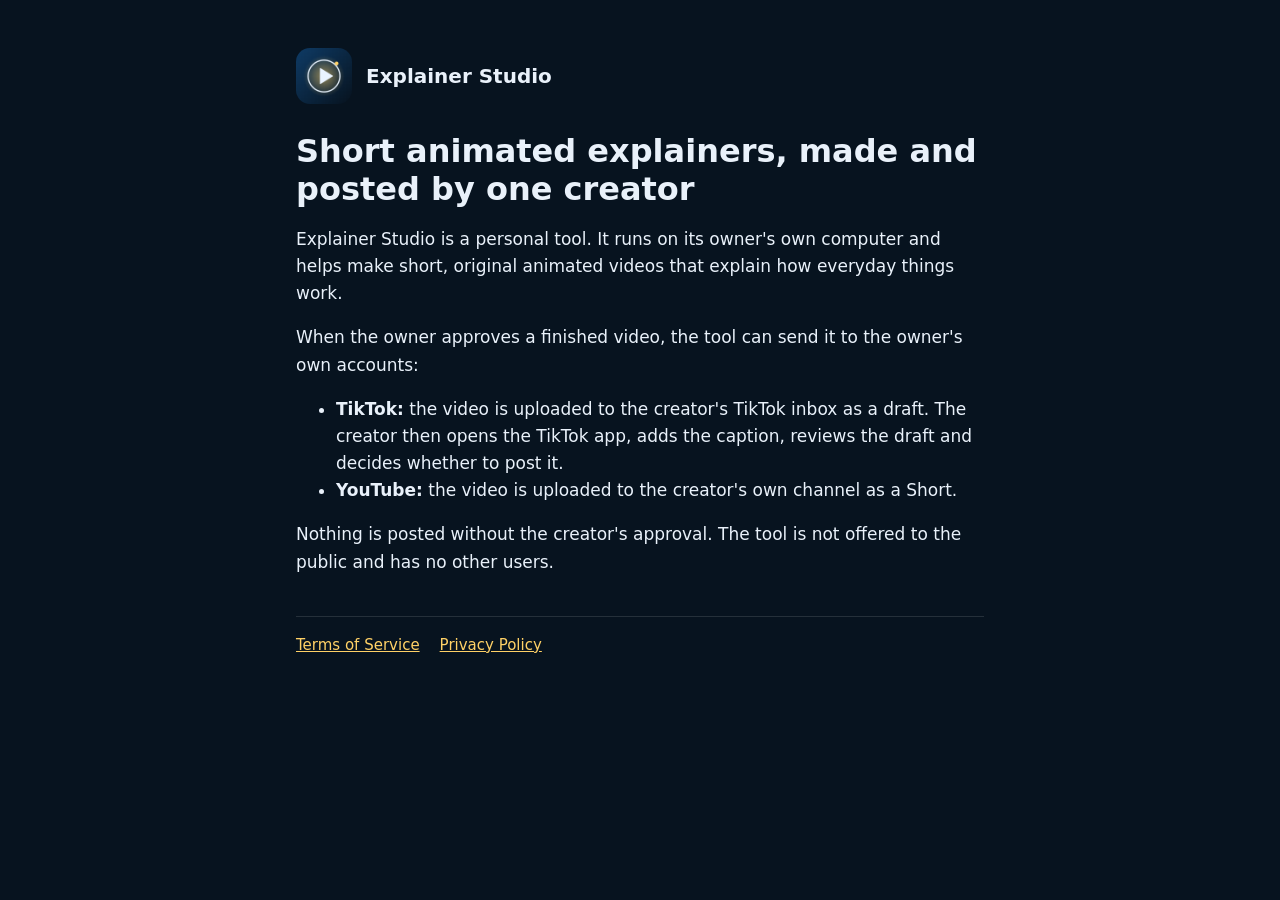
<file: index.html>
<!doctype html>
<html lang="en">
<head>
<meta charset="utf-8">
<meta name="viewport" content="width=device-width, initial-scale=1">
<title>Explainer Studio</title>
<meta name="description" content="A personal tool for making short animated explainer videos and sending them to the creator's own social accounts.">
<link rel="icon" href="icon.png">
<link rel="stylesheet" href="style.css">
</head>
<body>
<main>
  <header><img src="icon.png" alt=""><a href="./">Explainer Studio</a></header>
  <h1>Short animated explainers, made and posted by one creator</h1>
  <p>Explainer Studio is a personal tool. It runs on its owner's own computer and helps make short, original animated videos that explain how everyday things work.</p>
  <p>When the owner approves a finished video, the tool can send it to the owner's own accounts:</p>
  <ul>
    <li><b>TikTok:</b> the video is uploaded to the creator's TikTok inbox as a draft. The creator then opens the TikTok app, adds the caption, reviews the draft and decides whether to post it.</li>
    <li><b>YouTube:</b> the video is uploaded to the creator's own channel as a Short.</li>
  </ul>
  <p>Nothing is posted without the creator's approval. The tool is not offered to the public and has no other users.</p>
  <nav><a href="terms.html">Terms of Service</a><a href="privacy.html">Privacy Policy</a></nav>
</main>
</body>
</html>
</file>
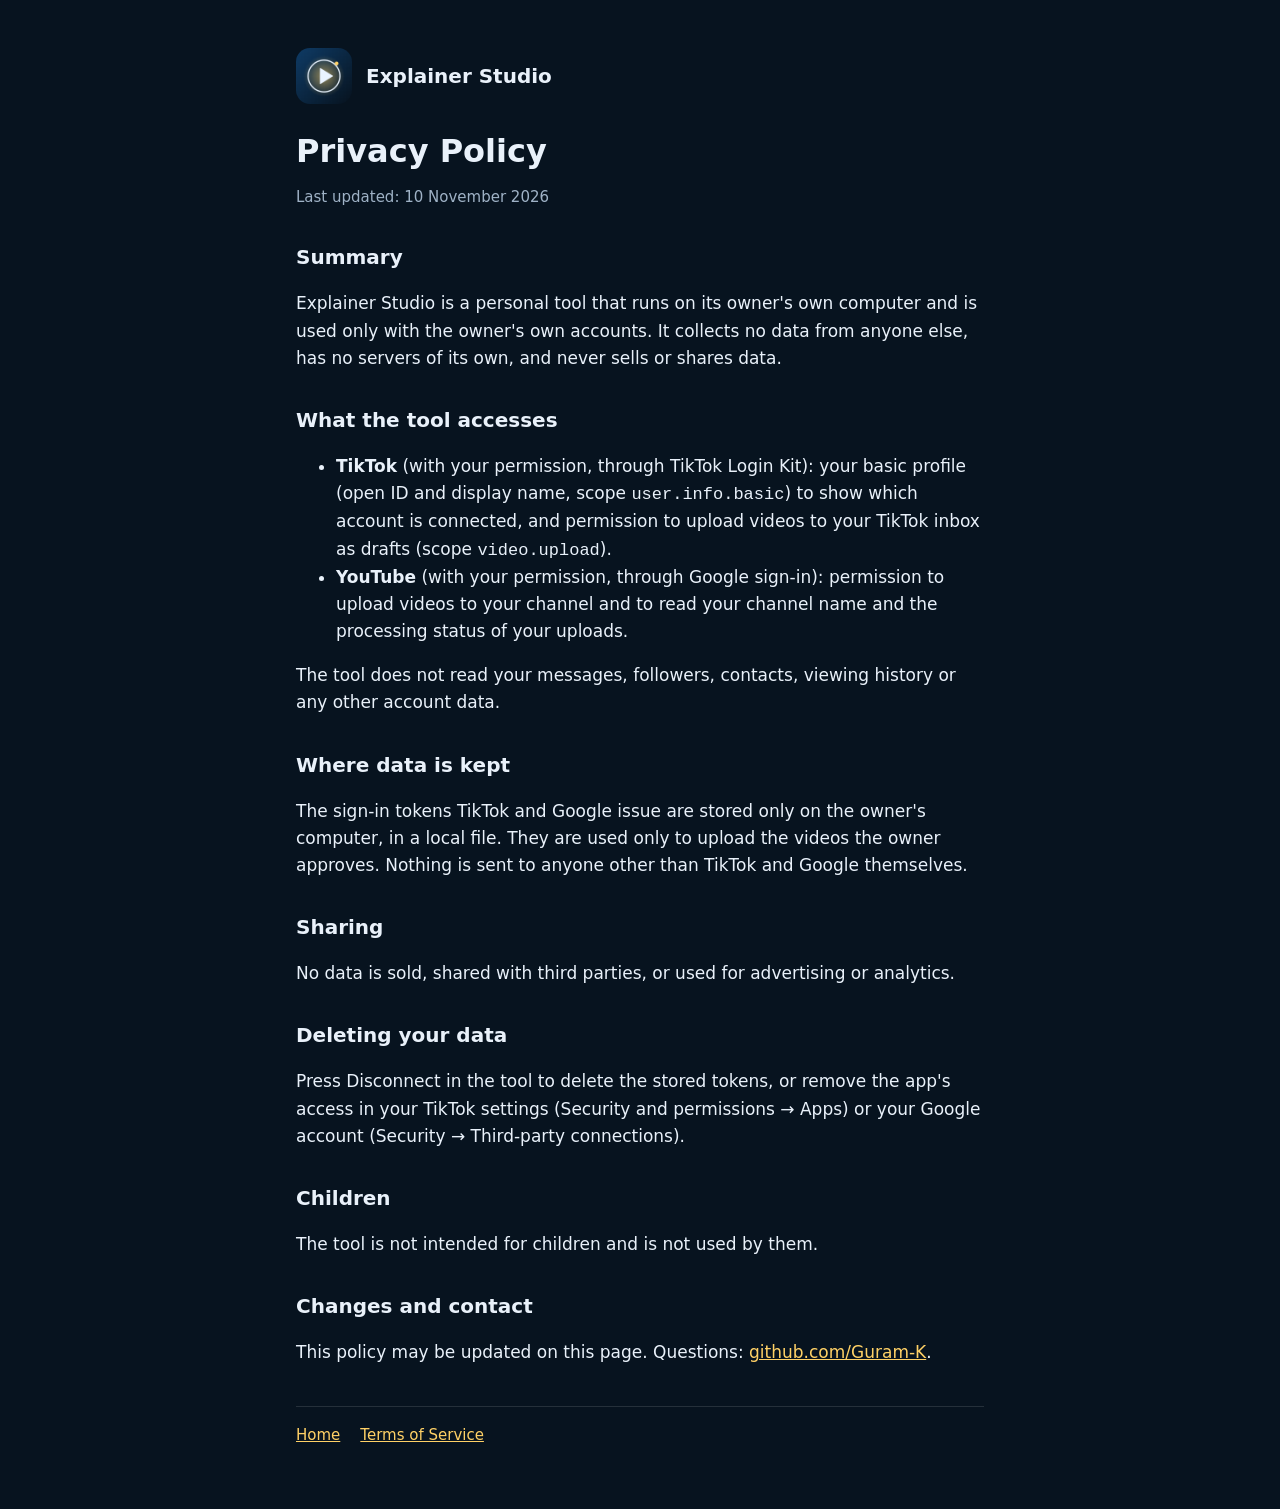
<file: privacy.html>
<!doctype html>
<html lang="en">
<head>
<meta charset="utf-8">
<meta name="viewport" content="width=device-width, initial-scale=1">
<title>Privacy Policy · Explainer Studio</title>
<link rel="icon" href="icon.png">
<link rel="stylesheet" href="style.css">
</head>
<body>
<main>
  <header><img src="icon.png" alt=""><a href="./">Explainer Studio</a></header>
  <h1>Privacy Policy</h1>
  <p class="muted">Last updated: 10 November 2026</p>

  <h2>Summary</h2>
  <p>Explainer Studio is a personal tool that runs on its owner's own computer and is used only with the owner's own accounts. It collects no data from anyone else, has no servers of its own, and never sells or shares data.</p>

  <h2>What the tool accesses</h2>
  <ul>
    <li><b>TikTok</b> (with your permission, through TikTok Login Kit): your basic profile (open ID and display name, scope <code>user.info.basic</code>) to show which account is connected, and permission to upload videos to your TikTok inbox as drafts (scope <code>video.upload</code>).</li>
    <li><b>YouTube</b> (with your permission, through Google sign-in): permission to upload videos to your channel and to read your channel name and the processing status of your uploads.</li>
  </ul>
  <p>The tool does not read your messages, followers, contacts, viewing history or any other account data.</p>

  <h2>Where data is kept</h2>
  <p>The sign-in tokens TikTok and Google issue are stored only on the owner's computer, in a local file. They are used only to upload the videos the owner approves. Nothing is sent to anyone other than TikTok and Google themselves.</p>

  <h2>Sharing</h2>
  <p>No data is sold, shared with third parties, or used for advertising or analytics.</p>

  <h2>Deleting your data</h2>
  <p>Press Disconnect in the tool to delete the stored tokens, or remove the app's access in your TikTok settings (Security and permissions → Apps) or your Google account (Security → Third-party connections).</p>

  <h2>Children</h2>
  <p>The tool is not intended for children and is not used by them.</p>

  <h2>Changes and contact</h2>
  <p>This policy may be updated on this page. Questions: <a href="https://github.com/Guram-K">github.com/Guram-K</a>.</p>

  <nav><a href="./">Home</a><a href="terms.html">Terms of Service</a></nav>
</main>
</body>
</html>
</file>
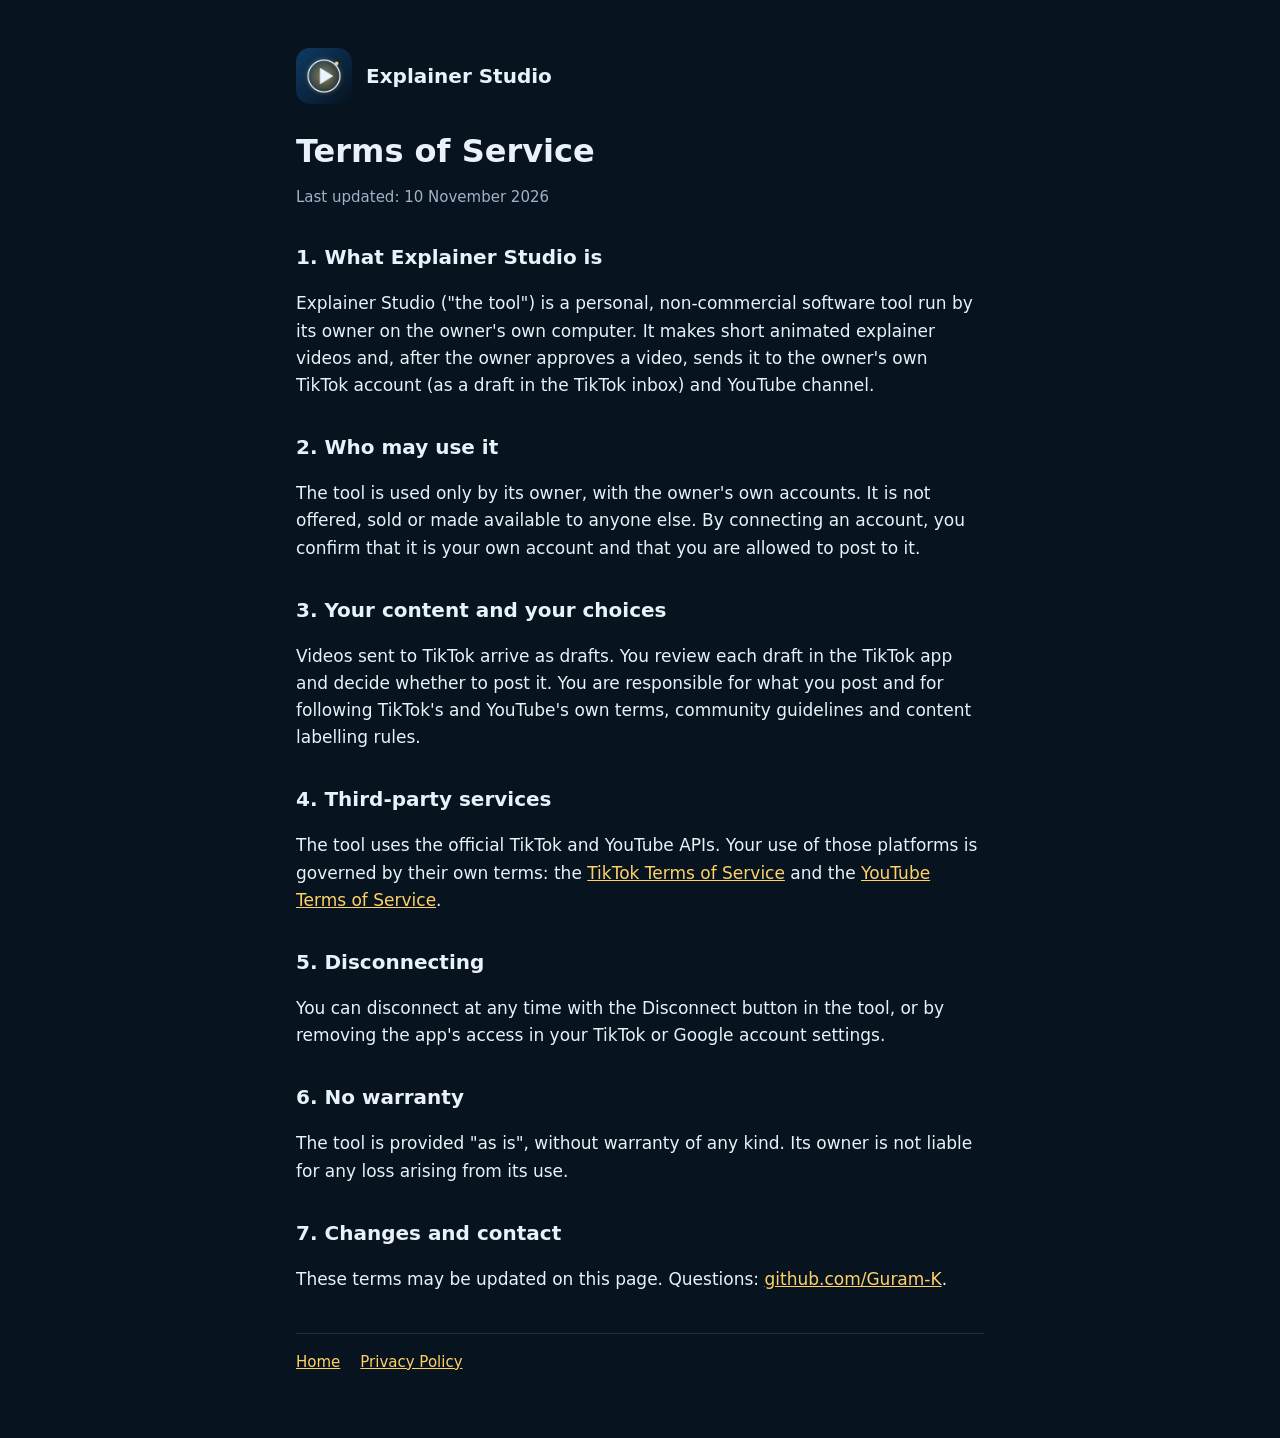
<file: terms.html>
<!doctype html>
<html lang="en">
<head>
<meta charset="utf-8">
<meta name="viewport" content="width=device-width, initial-scale=1">
<title>Terms of Service · Explainer Studio</title>
<link rel="icon" href="icon.png">
<link rel="stylesheet" href="style.css">
</head>
<body>
<main>
  <header><img src="icon.png" alt=""><a href="./">Explainer Studio</a></header>
  <h1>Terms of Service</h1>
  <p class="muted">Last updated: 10 November 2026</p>

  <h2>1. What Explainer Studio is</h2>
  <p>Explainer Studio ("the tool") is a personal, non-commercial software tool run by its owner on the owner's own computer. It makes short animated explainer videos and, after the owner approves a video, sends it to the owner's own TikTok account (as a draft in the TikTok inbox) and YouTube channel.</p>

  <h2>2. Who may use it</h2>
  <p>The tool is used only by its owner, with the owner's own accounts. It is not offered, sold or made available to anyone else. By connecting an account, you confirm that it is your own account and that you are allowed to post to it.</p>

  <h2>3. Your content and your choices</h2>
  <p>Videos sent to TikTok arrive as drafts. You review each draft in the TikTok app and decide whether to post it. You are responsible for what you post and for following TikTok's and YouTube's own terms, community guidelines and content labelling rules.</p>

  <h2>4. Third-party services</h2>
  <p>The tool uses the official TikTok and YouTube APIs. Your use of those platforms is governed by their own terms: the <a href="https://www.tiktok.com/legal/terms-of-service">TikTok Terms of Service</a> and the <a href="https://www.youtube.com/t/terms">YouTube Terms of Service</a>.</p>

  <h2>5. Disconnecting</h2>
  <p>You can disconnect at any time with the Disconnect button in the tool, or by removing the app's access in your TikTok or Google account settings.</p>

  <h2>6. No warranty</h2>
  <p>The tool is provided "as is", without warranty of any kind. Its owner is not liable for any loss arising from its use.</p>

  <h2>7. Changes and contact</h2>
  <p>These terms may be updated on this page. Questions: <a href="https://github.com/Guram-K">github.com/Guram-K</a>.</p>

  <nav><a href="./">Home</a><a href="privacy.html">Privacy Policy</a></nav>
</main>
</body>
</html>
</file>
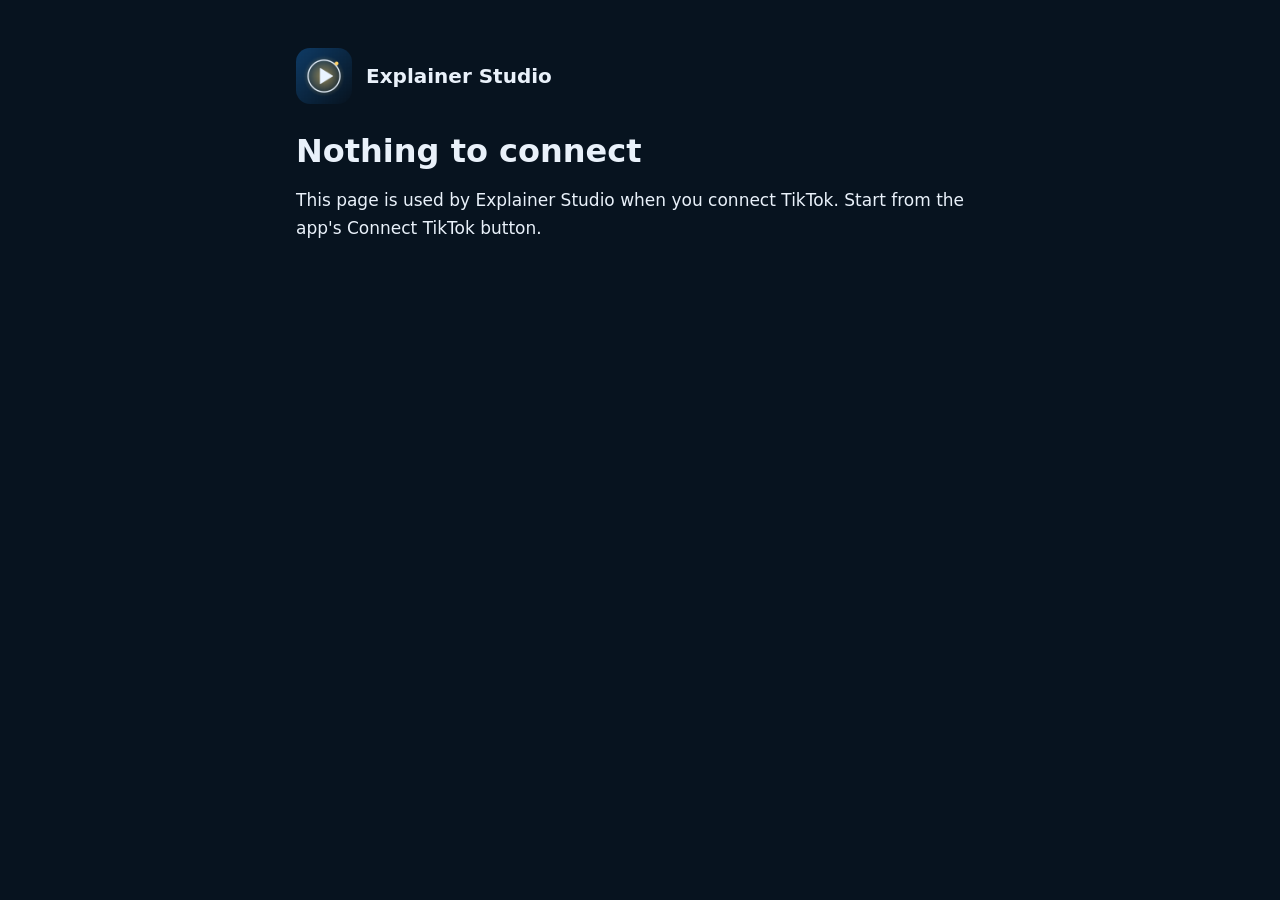
<file: tiktok-callback.html>
<!doctype html>
<html lang="en">
<head>
<meta charset="utf-8">
<meta name="viewport" content="width=device-width, initial-scale=1">
<meta name="referrer" content="no-referrer">
<title>Connecting TikTok · Explainer Studio</title>
<link rel="icon" href="icon.png">
<link rel="stylesheet" href="style.css">
</head>
<body>
<main>
  <header><img src="icon.png" alt=""><a href="./">Explainer Studio</a></header>
  <h1 id="title">Connecting TikTok…</h1>
  <p id="msg">Handing the sign-in to Explainer Studio on this computer.</p>
  <div id="manual" hidden>
    <p>If Explainer Studio runs on another computer, or this page doesn't move on, copy this address and paste it into the <b>TikTok drafts</b> card in the app:</p>
    <div class="box" id="addr"></div>
    <button id="copy" type="button">Copy address</button>
  </div>
</main>
<script>
  // TikTok only redirects to https pages, so it sends the sign-in code here. This page passes it on to the
  // app on this computer (http://127.0.0.1:4777). Nothing is stored or sent anywhere else.
  (function () {
    var q = location.search;
    var params = new URLSearchParams(q);
    var addr = document.getElementById("addr");
    addr.textContent = location.href;
    document.getElementById("copy").onclick = function () {
      navigator.clipboard.writeText(location.href).then(function () { document.getElementById("copy").textContent = "Copied"; });
    };
    if (params.get("error")) {
      document.getElementById("title").textContent = "TikTok didn't connect";
      document.getElementById("msg").textContent = "TikTok said: " + (params.get("error_description") || params.get("error"));
      return;
    }
    if (!params.get("code")) {
      document.getElementById("title").textContent = "Nothing to connect";
      document.getElementById("msg").textContent = "This page is used by Explainer Studio when you connect TikTok. Start from the app's Connect TikTok button.";
      return;
    }
    document.getElementById("manual").hidden = false;
    location.replace("http://127.0.0.1:4777/oauth/tiktok/callback" + q);
  })();
</script>
</body>
</html>
</file>
<file: style.css>
:root { --bg: #07131f; --card: #0e2236; --text: #e9f1fa; --muted: #9fb2c6; --accent: #ffd166; --line: rgba(255,255,255,0.12); }
* { box-sizing: border-box; }
body { margin: 0; background: var(--bg); color: var(--text); font: 17px/1.6 system-ui, -apple-system, "Segoe UI", sans-serif; }
main { max-width: 720px; margin: 0 auto; padding: 48px 16px 64px; }
header { display: flex; align-items: center; gap: 14px; margin-bottom: 28px; }
header img { width: 56px; height: 56px; border-radius: 14px; }
header a { color: var(--text); text-decoration: none; font-weight: 700; font-size: 20px; }
h1 { font-size: 32px; line-height: 1.2; margin: 0 0 8px; }
h2 { font-size: 20px; margin: 32px 0 8px; }
p, li { color: var(--text); }
.muted { color: var(--muted); font-size: 15px; }
a { color: var(--accent); }
nav { margin-top: 40px; padding-top: 16px; border-top: 1px solid var(--line); display: flex; gap: 20px; flex-wrap: wrap; font-size: 15px; }
.box { background: var(--card); border: 1px solid var(--line); border-radius: 12px; padding: 16px; word-break: break-all; font: 14px/1.5 ui-monospace, monospace; }
button { background: var(--accent); color: #111; border: 0; border-radius: 8px; padding: 10px 16px; font: 600 15px system-ui, sans-serif; cursor: pointer; margin-top: 12px; }
</file>
